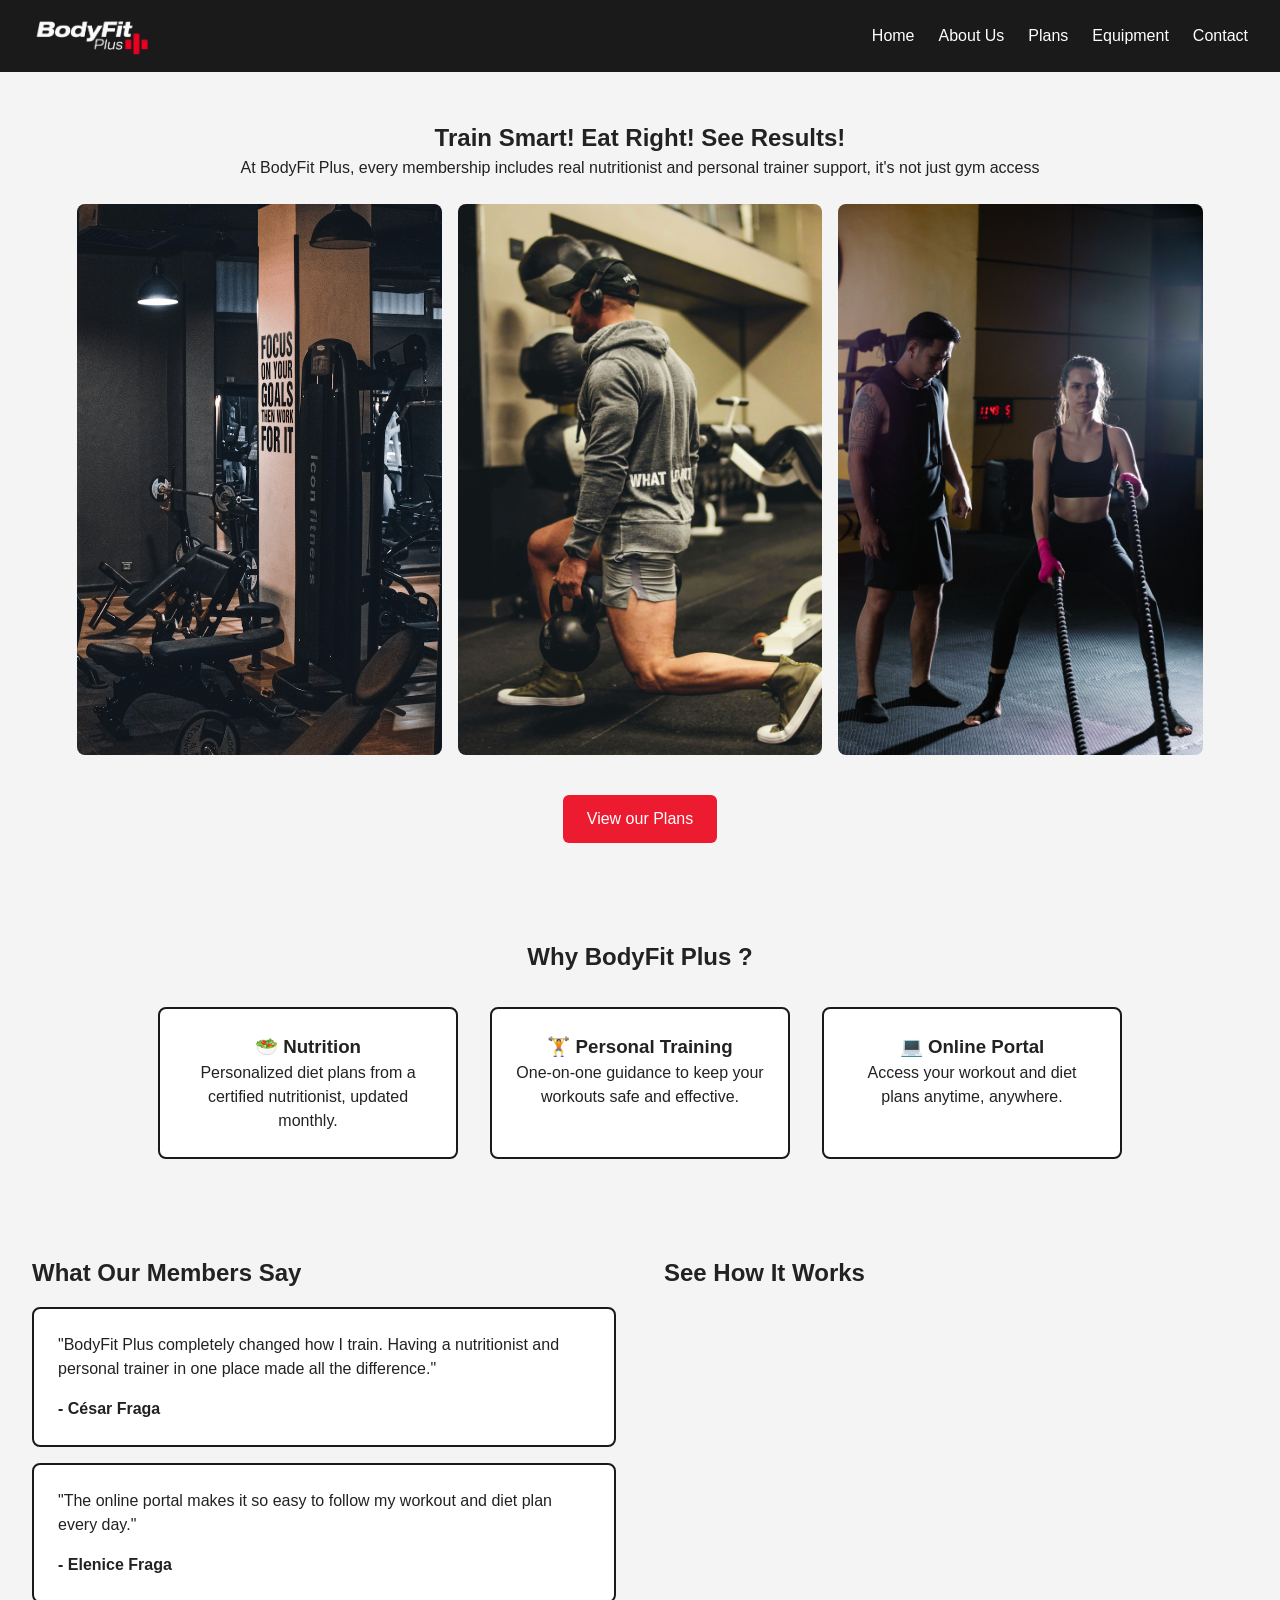
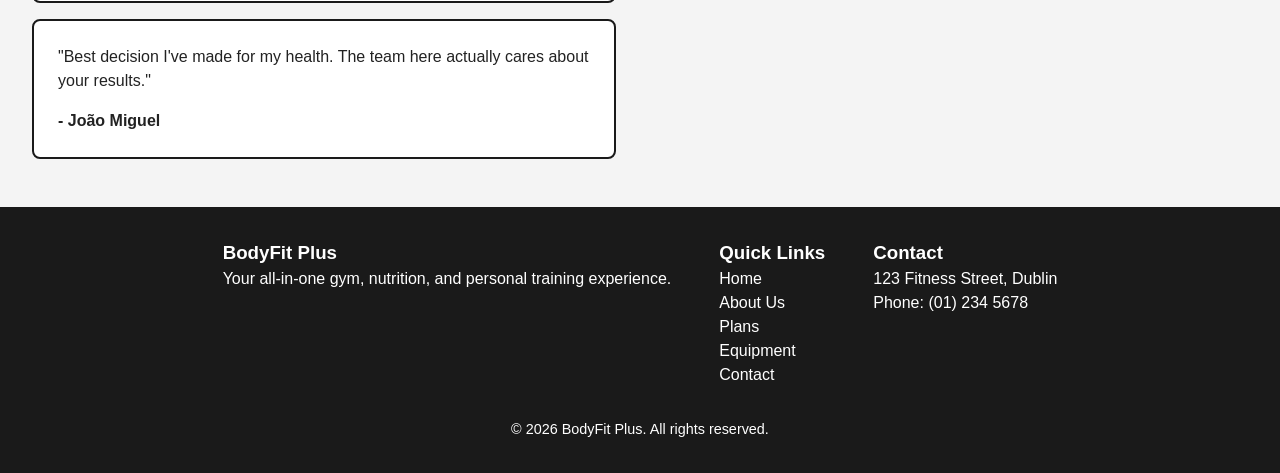
<file: index.html>
<!DOCTYPE html>
<html lang="en">
<head>
    <meta charset="UTF-8">
    <meta name="viewport" content="width=device-width, initial-scale=1.0">
    <title>BodyFit Plus - Home</title>
    <link rel="stylesheet" href="css/styles.css">
</head>
<body>
    <!-- Header: logo + main navigation, repeated identically on every page for consistency -->
    <header>
        <!-- Logo image is paired with a visually-hidden h1 (see .sr-only in CSS), so screen
             readers still announce the brand name even though only the logo is shown -->
        <div class="logo">
            <a href="index.html">
                <img src="logo.png" alt="BodyFit Plus logo">
                <h1 class="sr-only">BodyFit Plus</h1>
            </a>
        </div>
        <nav>
            <ul>
                <!-- aria-current="page" tells assistive tech which page is currently open;
                     it moves to a different link on each page -->
                <li><a href="index.html" aria-current="page">Home</a></li>
                <li><a href="about.html">About Us</a></li>
                <li><a href="plans.html">Plans</a></li>
                <li><a href="equipment.html">Equipment</a></li>
                <li><a href="contact.html">Contact</a></li>
            </ul>
        </nav>
    </header>
    <main>
    <!-- Hero section: the first thing visitors see - headline, photos, and a call-to-action
         button pointing straight to the Plans page -->
    <section class="hero">
        <h2>Train Smart! Eat Right! See Results!</h2>
        <p> At BodyFit Plus, every membership includes real nutritionist and personal trainer support, it's not just gym access </p>
        <div class="hero-images">
        <img src="hero.jpg" alt="Personal trainer guiding a client during a workout" class="hero-img">
        <img src="hero2.jpg" alt="Nutritionist reviewing a meal plan with a client" class="hero-img">
        <img src="hero3.jpg" alt="Interior view of the BodyFit Plus gym" class="hero-img">
        </div>
        <a href="plans.html" class="cta-button">View our Plans</a>
    </section>
 <!-- Features section: highlights the 3 key differentiators of the gym -->
 <section class="features">
    <h2>Why BodyFit Plus ?</h2>
    <div class="feature-list">
        <div class="feature">
            <h3>🥗 Nutrition</h3>
            <p>Personalized diet plans from a certified nutritionist, updated monthly.</p>
        </div>
        <div class="feature">
            <h3>🏋️ Personal Training</h3>
            <p>One-on-one guidance to keep your workouts safe and effective.</p>
        </div>
        <div class="feature">
            <h3>💻 Online Portal</h3>
            <p>Access your workout and diet plans anytime, anywhere.</p>
        </div>
    </div>
</section>

<!-- Highlights section: testimonials and the demo video shown as two side-by-side columns
     (each column is stretched to the same height using CSS flexbox, see .highlights in styles.css) -->
<section class="highlights">
    <div class="testimonials">
        <h2>What Our Members Say</h2>
        <div class="testimonial-list">
            <div class="testimonial">
                <p>"BodyFit Plus completely changed how I train. Having a nutritionist and personal trainer in one place made all the difference."</p>
                <span>- César Fraga</span>
            </div>
            <div class="testimonial">
                <p>"The online portal makes it so easy to follow my workout and diet plan every day."</p>
                <span>- Elenice Fraga</span>
            </div>
            <div class="testimonial">
                <p>"Best decision I've made for my health. The team here actually cares about your results."</p>
                <span>- João Miguel</span>
            </div>
        </div>
    </div>
    <!-- Embedded YouTube video via iframe - adds a second type of media besides photos.
         An <iframe> embeds another web page (here, YouTube's video player) inside this one:
           - width/height: starting size in pixels (CSS later makes it stretch/resize)
           - src: the special "embed" link YouTube generates for a video (different
             from the normal watch link) - this is what actually loads the player
           - title: a short description read by screen readers, since the iframe's
             content itself isn't part of this page's HTML
           - allowfullscreen: lets the visitor expand the video to fullscreen -->
    <div class="video">
        <h2>See How It Works</h2>
        <iframe width="640" height="360"
            src="https://www.youtube.com/embed/CLHuC7IBVes?si=PlyBCm4Pg4WCwOnY"
            title="YouTube video player"
            frameborder="0"
            allowfullscreen>
        </iframe>
    </div>
</section>
</main>
<!-- Footer: repeated identically on every page - brand blurb, quick links, and contact info -->
<footer>
    <div class="footer-content">
        <div class="footer-column">
            <h3>BodyFit Plus</h3>
            <p>Your all-in-one gym, nutrition, and personal training experience.</p>
        </div>
        <div class="footer-column">
            <h3>Quick Links</h3>
            <ul>
                <li><a href="index.html">Home</a></li>
                <li><a href="about.html">About Us</a></li>
                <li><a href="plans.html">Plans</a></li>
                <li><a href="equipment.html">Equipment</a></li>
                <li><a href="contact.html">Contact</a></li>
            </ul>
        </div>
        <div class="footer-column">
            <h3>Contact</h3>
            <p>123 Fitness Street, Dublin</p>
            <p>Phone: (01) 234 5678</p>
        </div>
    </div>
    <p class="footer-bottom">&copy; 2026 BodyFit Plus. All rights reserved.</p>
</footer>
</body>
</html>
</file>
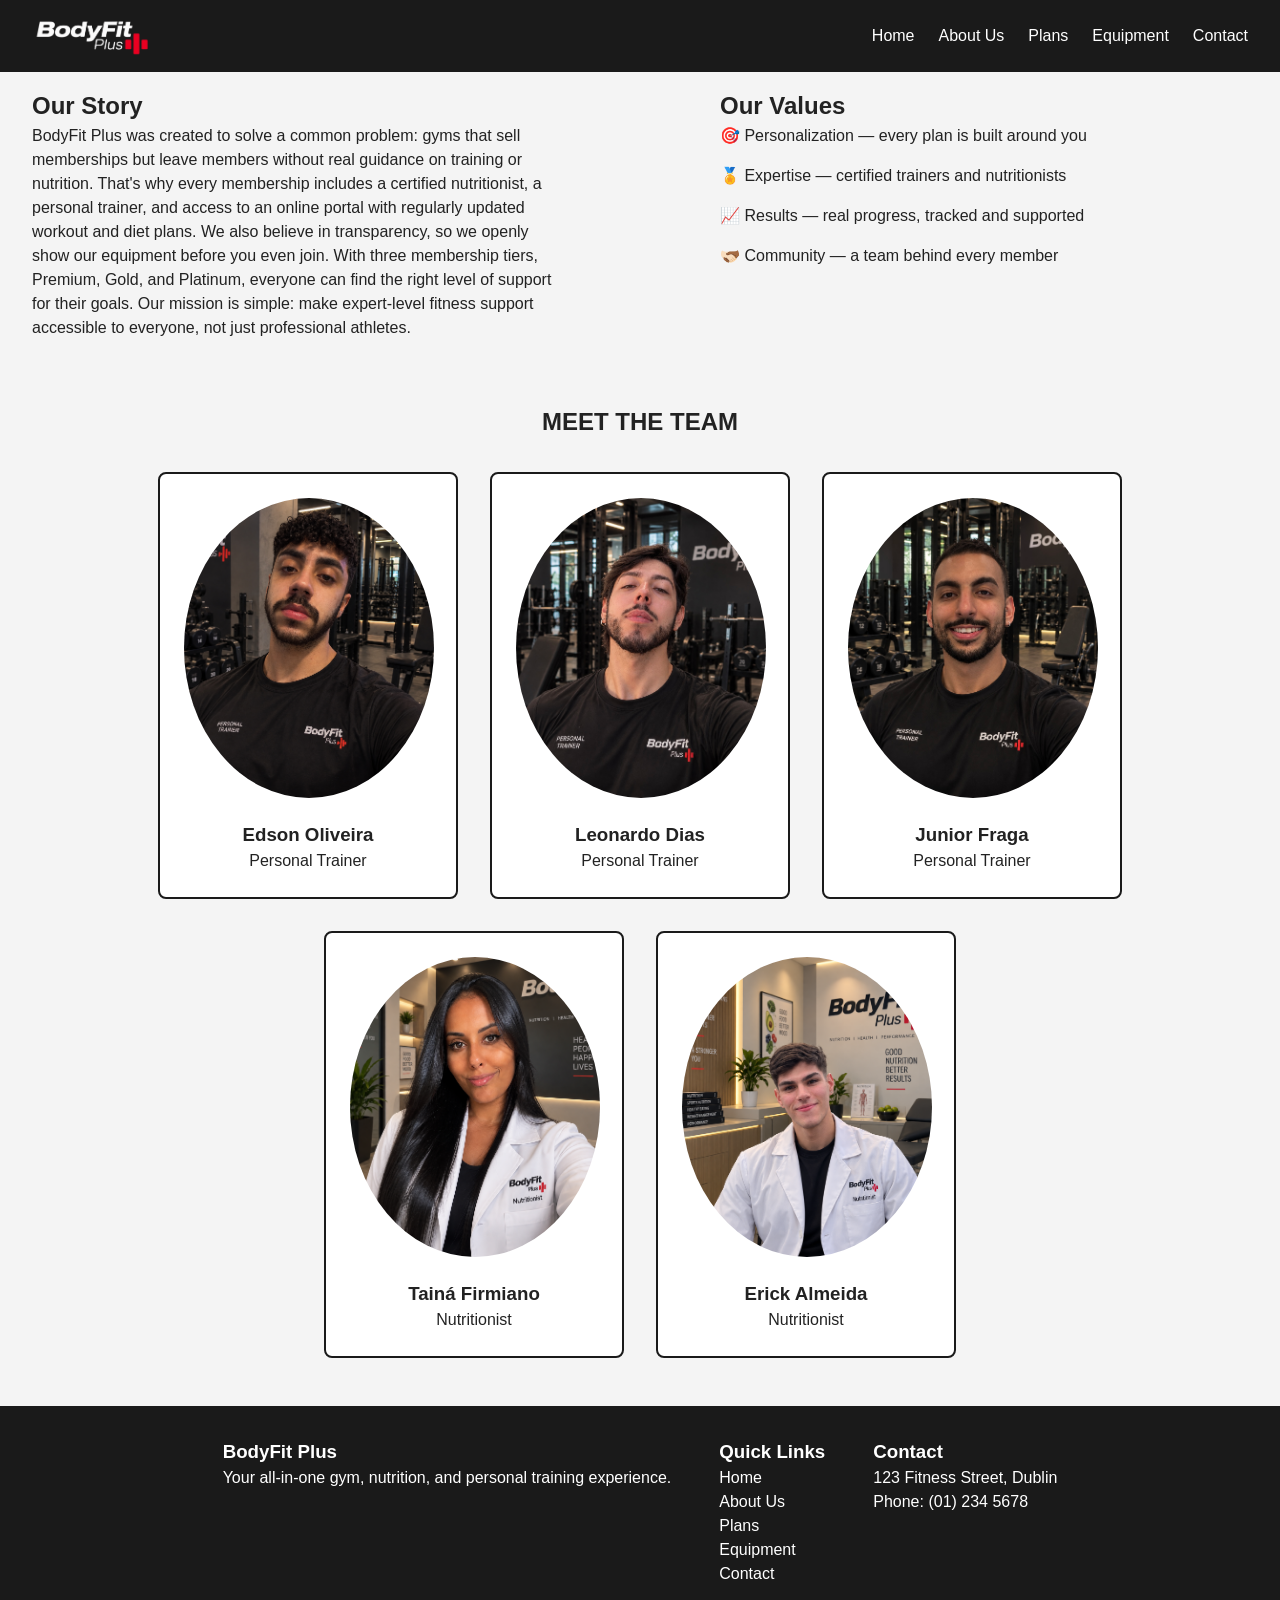
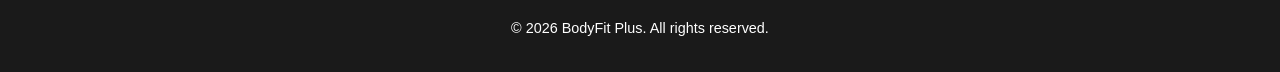
<file: about.html>
<!DOCTYPE html>
<html lang="en">
<head>
    <meta charset="UTF-8">
    <meta name="viewport" content="width=device-width, initial-scale=1.0">
    <title>BodyFit Plus - About Us</title>
    <link rel="stylesheet" href="css/styles.css">
</head>
<body>
    <!-- Header: logo + main navigation, repeated identically on every page for consistency -->
    <header>
        <!-- Logo image is paired with a visually-hidden h1 (see .sr-only in CSS), so screen
             readers still announce the brand name even though only the logo is shown -->
        <div class="logo">
            <a href="index.html">
                <img src="logo.png" alt="BodyFit Plus logo">
                <h1 class="sr-only">BodyFit Plus</h1>
            </a>
        </div>
        <nav>
            <ul>
                <li><a href="index.html">Home</a></li>
                <!-- aria-current="page" marks this as the page currently open -->
                <li><a href="about.html" aria-current="page">About Us</a></li>
                <li><a href="plans.html">Plans</a></li>
                <li><a href="equipment.html">Equipment</a></li>
                <li><a href="contact.html">Contact</a></li>
            </ul>
        </nav>
    </header>
    <main>
<!-- About intro: two columns side by side - the gym's story on the left,
     its core values on the right (see .about-intro in styles.css) -->
<section class="about-intro">
    <div class="about-text">
        <h2>Our Story</h2>
        <p>BodyFit Plus was created to solve a common problem: gyms that sell memberships but leave members without real guidance on training or nutrition. That's why every membership includes a certified nutritionist, a personal trainer, and access to an online portal with regularly updated workout and diet plans. We also believe in transparency, so we openly show our equipment before you even join. With three membership tiers, Premium, Gold, and Platinum, everyone can find the right level of support for their goals. Our mission is simple: make expert-level fitness support accessible to everyone, not just professional athletes.</p>
    </div>
    <div class="about-values">
        <h2>Our Values</h2>
        <ul>
            <li>🎯 Personalization — every plan is built around you</li>
            <li>🏅 Expertise — certified trainers and nutritionists</li>
            <li>📈 Results — real progress, tracked and supported</li>
            <li>🫱🏻‍🫲🏾 Community — a team behind every member</li>
        </ul>
    </div>
</section>

<!-- Meet the Team: a profile card (photo + name + role) for each trainer and nutritionist -->
<section class="team">
    <h2>MEET THE TEAM</h2>
    <div class="team-list">
        <div class="team-member">
            <img src="trainer1.jpg" alt="Photo of personal trainer Edson" class="team-img">
            <h3>Edson Oliveira</h3>
            <p>Personal Trainer</p>
        </div>
        <div class="team-member">
            <img src="trainer2.jpg" alt="Photo of personal trainer Leonardo" class="team-img">
            <h3>Leonardo Dias</h3>
            <p>Personal Trainer</p>
        </div>
        <div class="team-member">
            <img src="trainer3.jpg" alt="Photo of personal trainer Junior" class="team-img">
            <h3>Junior Fraga</h3>
            <p>Personal Trainer</p>
        </div>
        <div class="team-member">
            <img src="nutri1.jpg" alt="Photo of nutritionist Taina" class="team-img">
            <h3>Tainá Firmiano</h3>
            <p>Nutritionist</p>
        </div>
        <div class="team-member">
            <img src="nutri2.jpg" alt="Photo of nutritionist Erick" class="team-img">
            <h3>Erick Almeida</h3>
            <p>Nutritionist</p>
        </div>
    </div>
</section>
    </main>
    <!-- Footer: repeated identically on every page - brand blurb, quick links, and contact info -->
    <footer>
        <div class="footer-content">
            <div class="footer-column">
                <h3>BodyFit Plus</h3>
                <p>Your all-in-one gym, nutrition, and personal training experience.</p>
            </div>
            <div class="footer-column">
                <h3>Quick Links</h3>
                <ul>
                    <li><a href="index.html">Home</a></li>
                    <li><a href="about.html">About Us</a></li>
                    <li><a href="plans.html">Plans</a></li>
                    <li><a href="equipment.html">Equipment</a></li>
                    <li><a href="contact.html">Contact</a></li>
                </ul>
            </div>
            <div class="footer-column">
                <h3>Contact</h3>
                <p>123 Fitness Street, Dublin</p>
                <p>Phone: (01) 234 5678</p>
            </div>
        </div>
        <p class="footer-bottom">&copy; 2026 BodyFit Plus. All rights reserved.</p>
    </footer>
</body>
</html>
</file>
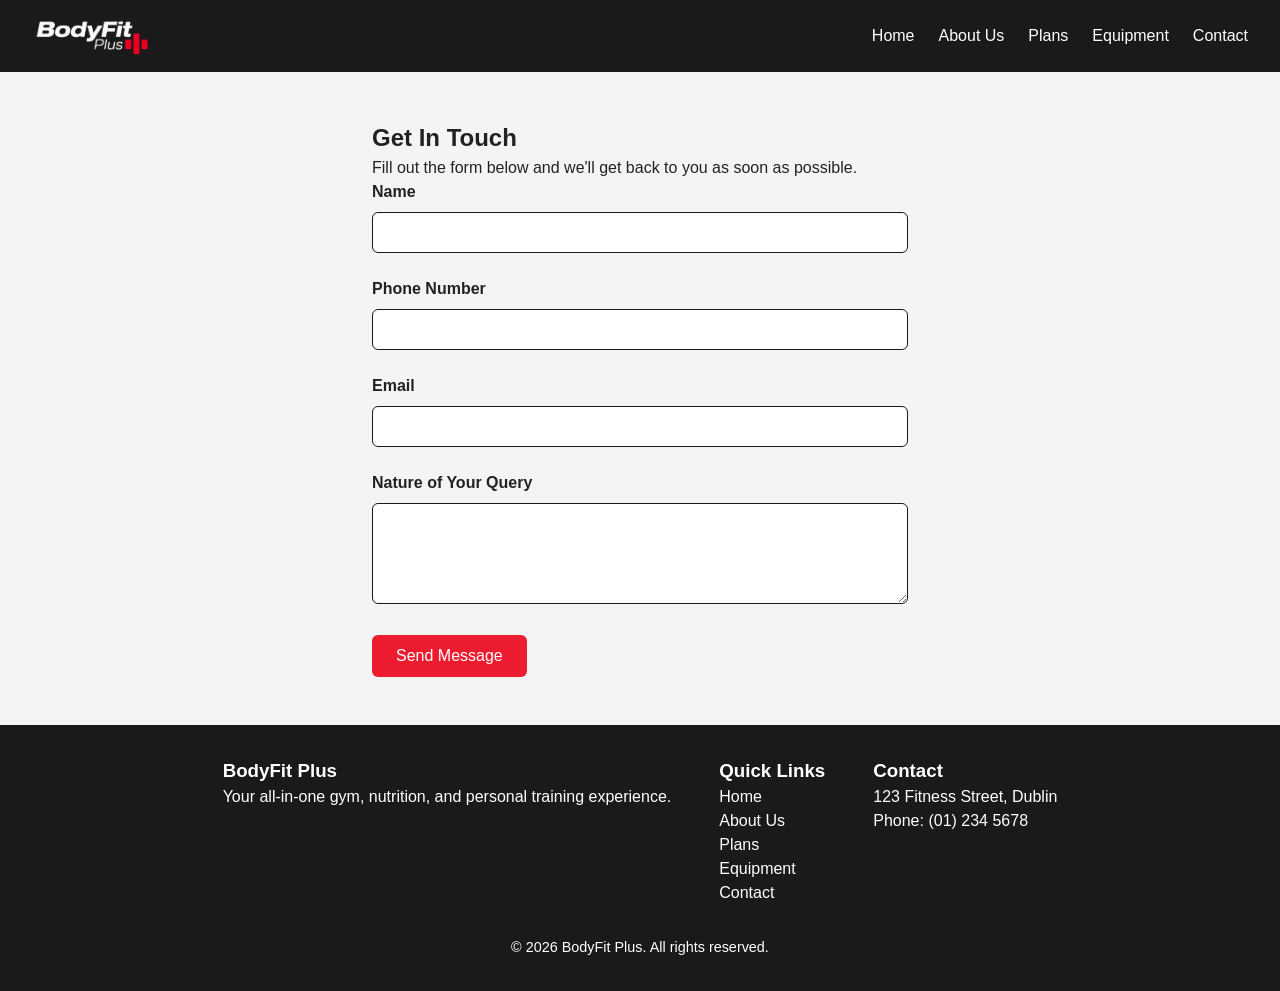
<file: contact.html>
<!DOCTYPE html>
<html lang="en">
<head>
    <meta charset="UTF-8">
    <meta name="viewport" content="width=device-width, initial-scale=1.0">
    <title>BodyFit Plus - Contact</title>
    <link rel="stylesheet" href="css/styles.css">
</head>
<body>
    <!-- Header: logo + main navigation, repeated identically on every page for consistency -->
    <header>
        <!-- Logo image is paired with a visually-hidden h1 (see .sr-only in CSS), so screen
             readers still announce the brand name even though only the logo is shown -->
        <div class="logo">
            <a href="index.html">
                <img src="logo.png" alt="BodyFit Plus logo">
                <h1 class="sr-only">BodyFit Plus</h1>
            </a>
        </div>
        <nav>
            <ul>
                <li><a href="index.html">Home</a></li>
                <li><a href="about.html">About Us</a></li>
                <li><a href="plans.html">Plans</a></li>
                <li><a href="equipment.html">Equipment</a></li>
                <!-- aria-current="page" marks this as the page currently open -->
                <li><a href="contact.html" aria-current="page">Contact</a></li>
            </ul>
        </nav>
    </header>
    <main>
        <!-- Contact form: validated entirely with JavaScript (js/script.js), not the browser's
             built-in validation - that's why novalidate is used below. Each field has an empty
             <span class="error-message"> next to it, which the JS fills in when a check fails -->
        <section class="contact-form-section">
    <h2>Get In Touch</h2>
    <p>Fill out the form below and we'll get back to you as soon as possible.</p>
    <!-- novalidate turns off the browser's own error popups, so our own JS is fully in control -->
    <form id="contact-form" novalidate>
        <!-- Each field follows the same pattern: a <label> describing it, the
             <input>/<textarea> itself, and an empty <span> that JavaScript fills
             with an error message if this specific field fails validation.
             label's "for" must exactly match the input's "id" below it - that
             link is what lets a screen reader announce "Name" when this field
             gets focus, and lets clicking the word "Name" focus the input too. -->
        <div class="form-group">
            <label for="name">Name</label>
            <!-- type="text" plus name="name" so the input has both an id (used by
                 the label and by JavaScript) and a name (the standard attribute
                 form fields are supposed to have) -->
            <input type="text" id="name" name="name">
            <span class="error-message" id="name-error"></span>
        </div>
        <div class="form-group">
            <label for="phone">Phone Number</label>
            <!-- type="text" (not type="number" or type="tel") because those would
                 let the browser add its own formatting/spinner controls - keeping
                 it plain text means OUR JavaScript regex is the only thing checking it -->
            <input type="text" id="phone" name="phone">
            <span class="error-message" id="phone-error"></span>
        </div>
        <div class="form-group">
            <label for="email">Email</label>
            <!-- type="email" gives mobile users an @ key on their keyboard, but the
                 real validation of this field still happens in JavaScript (see the
                 "email is required" check in js/script.js) -->
            <input type="email" id="email" name="email">
            <span class="error-message" id="email-error"></span>
        </div>
        <div class="form-group">
            <label for="message">Nature of Your Query</label>
            <!-- <textarea> instead of <input> because it allows multiple lines of
                 text; rows="5" sets its starting height to roughly 5 lines -->
            <textarea id="message" name="message" rows="5"></textarea>
            <span class="error-message" id="message-error"></span>
        </div>
        <!-- type="submit" is what makes clicking this button trigger the form's
             "submit" event that js/script.js is listening for -->
        <button type="submit">Send Message</button>
    </form>
</section>
    </main>
    <!-- Footer: repeated identically on every page - brand blurb, quick links, and contact info -->
    <footer>
        <div class="footer-content">
            <div class="footer-column">
                <h3>BodyFit Plus</h3>
                <p>Your all-in-one gym, nutrition, and personal training experience.</p>
            </div>
            <div class="footer-column">
                <h3>Quick Links</h3>
                <ul>
                    <li><a href="index.html">Home</a></li>
                    <li><a href="about.html">About Us</a></li>
                    <li><a href="plans.html">Plans</a></li>
                    <li><a href="equipment.html">Equipment</a></li>
                    <li><a href="contact.html">Contact</a></li>
                </ul>
            </div>
            <div class="footer-column">
                <h3>Contact</h3>
                <p>123 Fitness Street, Dublin</p>
                <p>Phone: (01) 234 5678</p>
            </div>
        </div>
        <p class="footer-bottom">&copy; 2026 BodyFit Plus. All rights reserved.</p>
    </footer>
    <!-- Loaded at the end of body so the form/inputs already exist in the page
         before this script tries to find them -->
    <script src="js/script.js"></script>
</body>
</html>
</file>
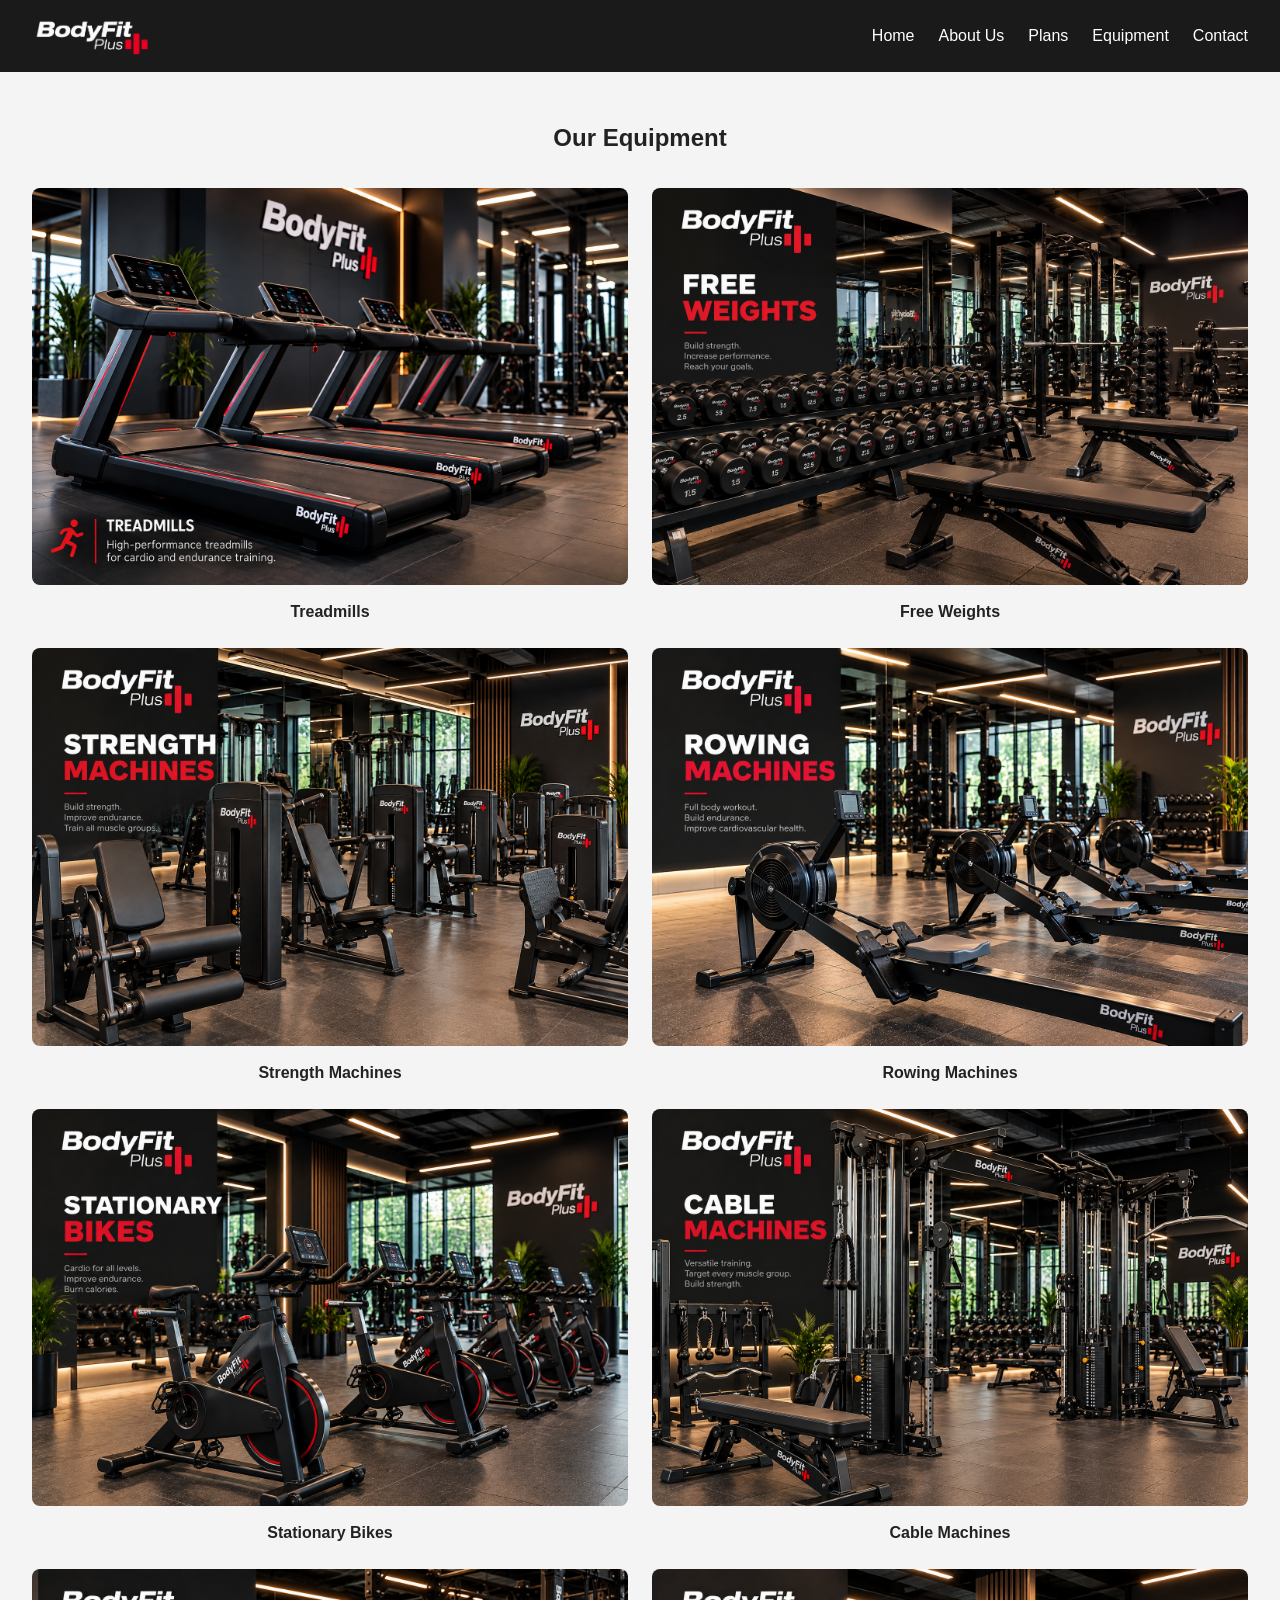
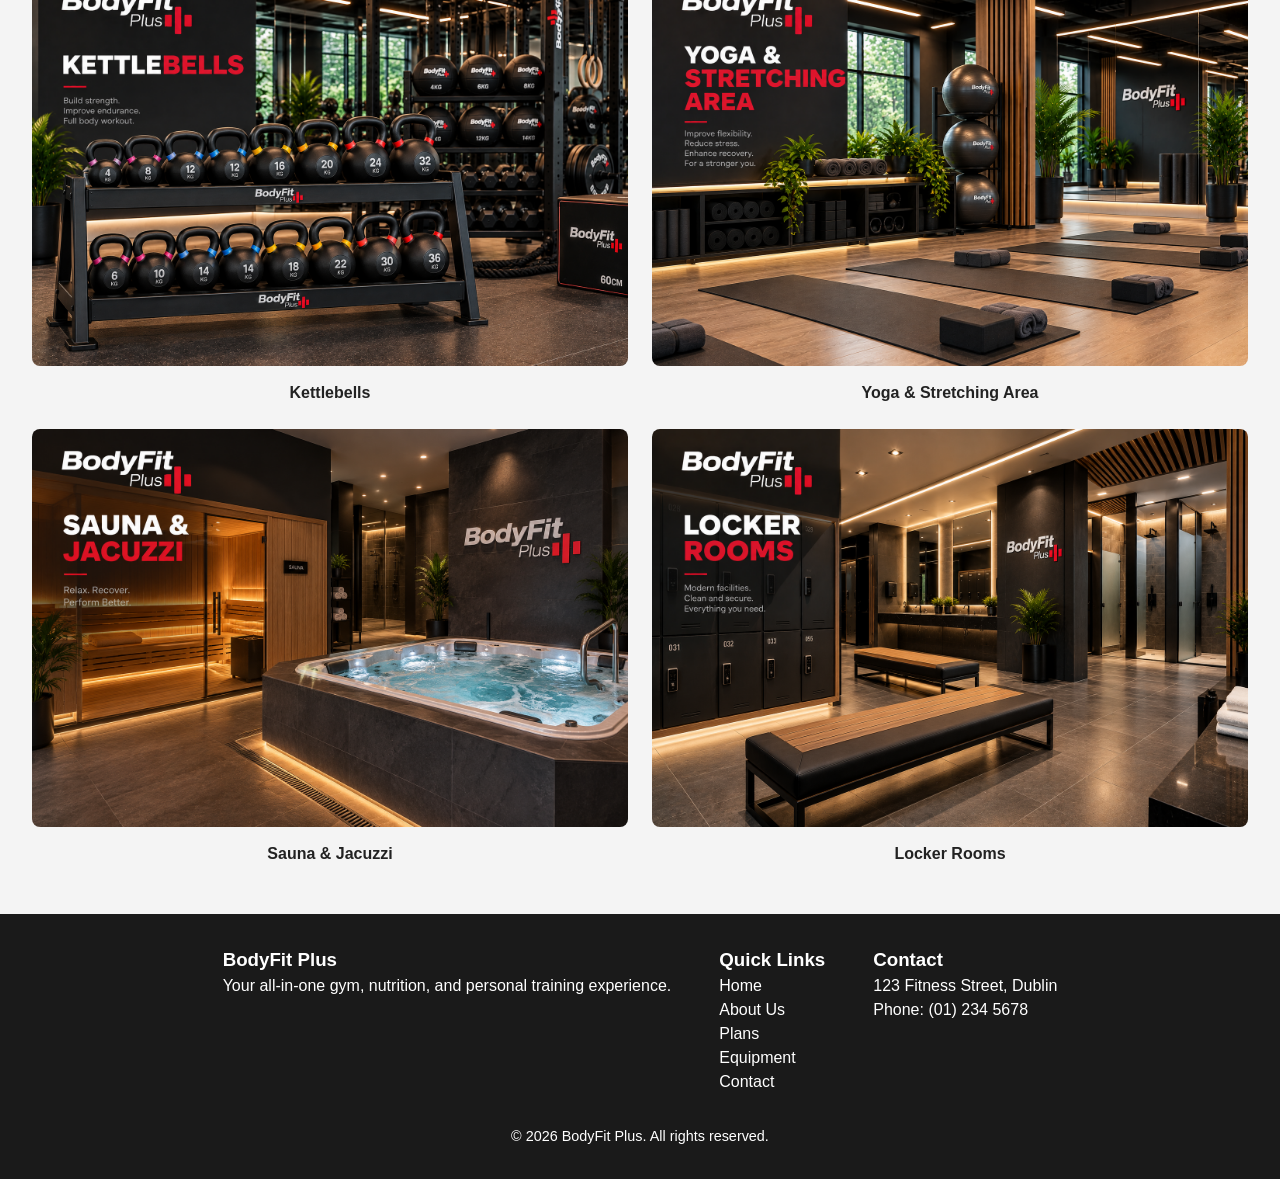
<file: equipment.html>
<!DOCTYPE html>
<html lang="en">
<head>
    <meta charset="UTF-8">
    <meta name="viewport" content="width=device-width, initial-scale=1.0">
    <title>BodyFit Plus - Equipment</title>
    <link rel="stylesheet" href="css/styles.css">
</head>
<body>
    <!-- Header: logo + main navigation, repeated identically on every page for consistency -->
    <header>
        <!-- Logo image is paired with a visually-hidden h1 (see .sr-only in CSS), so screen
             readers still announce the brand name even though only the logo is shown -->
        <div class="logo">
            <a href="index.html">
                <img src="logo.png" alt="BodyFit Plus logo">
                <h1 class="sr-only">BodyFit Plus</h1>
            </a>
        </div>
        <nav>
            <ul>
                <li><a href="index.html">Home</a></li>
                <li><a href="about.html">About Us</a></li>
                <li><a href="plans.html">Plans</a></li>
                <!-- aria-current="page" marks this as the page currently open -->
                <li><a href="equipment.html" aria-current="page">Equipment</a></li>
                <li><a href="contact.html">Contact</a></li>
            </ul>
        </nav>
    </header>
    <main>
        <!-- Equipment gallery: each <figure> pairs a photo with a <figcaption> naming it;
             laid out as a 2-column CSS Grid (see .gallery in styles.css) -->
        <section class="equipment-gallery">
    <h2>Our Equipment</h2>
    <div class="gallery">
        <!-- <figure> groups an image with its caption as one semantic unit - this is
             the correct tag for "a picture with a caption", unlike a plain <div>.
             <figcaption> is the caption itself, and is understood by screen readers
             as describing the image right above it inside the same <figure>. -->
        <figure>
            <img src="1treadmills.jpeg" alt="Row of treadmills in the cardio area">
            <figcaption>Treadmills</figcaption>
        </figure>
        <figure>
            <img src="2freeweights.jpeg" alt="Rack of free weights and dumbbells">
            <figcaption>Free Weights</figcaption>
        </figure>
        <figure>
            <img src="3strenght.jpeg" alt="Strength training machines">
            <figcaption>Strength Machines</figcaption>
        </figure>
        <figure>
            <img src="4rowing.jpeg" alt="Rowing machines">
            <figcaption>Rowing Machines</figcaption>
        </figure>
        <figure>
            <img src="5bikes.jpeg" alt="Stationary exercise bikes">
            <figcaption>Stationary Bikes</figcaption>
        </figure>
        <figure>
            <img src="6cablemachines.jpeg" alt="Cable machine for strength training">
            <figcaption>Cable Machines</figcaption>
        </figure>
        <figure>
            <img src="7kettle.jpeg" alt="Set of kettlebells">
            <figcaption>Kettlebells</figcaption>
        </figure>
        <figure>
            <img src="8yoga.jpeg" alt="Yoga and stretching area">
            <figcaption>Yoga & Stretching Area</figcaption>
        </figure>
        <figure>
            <img src="9sauna.jpeg" alt="Sauna and jacuzzi area">
            <figcaption>Sauna & Jacuzzi</figcaption>
        </figure>
        <figure>
            <img src="10locker.jpeg" alt="Locker room area">
            <figcaption>Locker Rooms</figcaption>
        </figure>
    </div>
</section>
    </main>
    <!-- Footer: repeated identically on every page - brand blurb, quick links, and contact info -->
    <footer>
        <div class="footer-content">
            <div class="footer-column">
                <h3>BodyFit Plus</h3>
                <p>Your all-in-one gym, nutrition, and personal training experience.</p>
            </div>
            <div class="footer-column">
                <h3>Quick Links</h3>
                <ul>
                    <li><a href="index.html">Home</a></li>
                    <li><a href="about.html">About Us</a></li>
                    <li><a href="plans.html">Plans</a></li>
                    <li><a href="equipment.html">Equipment</a></li>
                    <li><a href="contact.html">Contact</a></li>
                </ul>
            </div>
            <div class="footer-column">
                <h3>Contact</h3>
                <p>123 Fitness Street, Dublin</p>
                <p>Phone: (01) 234 5678</p>
            </div>
        </div>
        <p class="footer-bottom">&copy; 2026 BodyFit Plus. All rights reserved.</p>
    </footer>
</body>
</html>
</file>
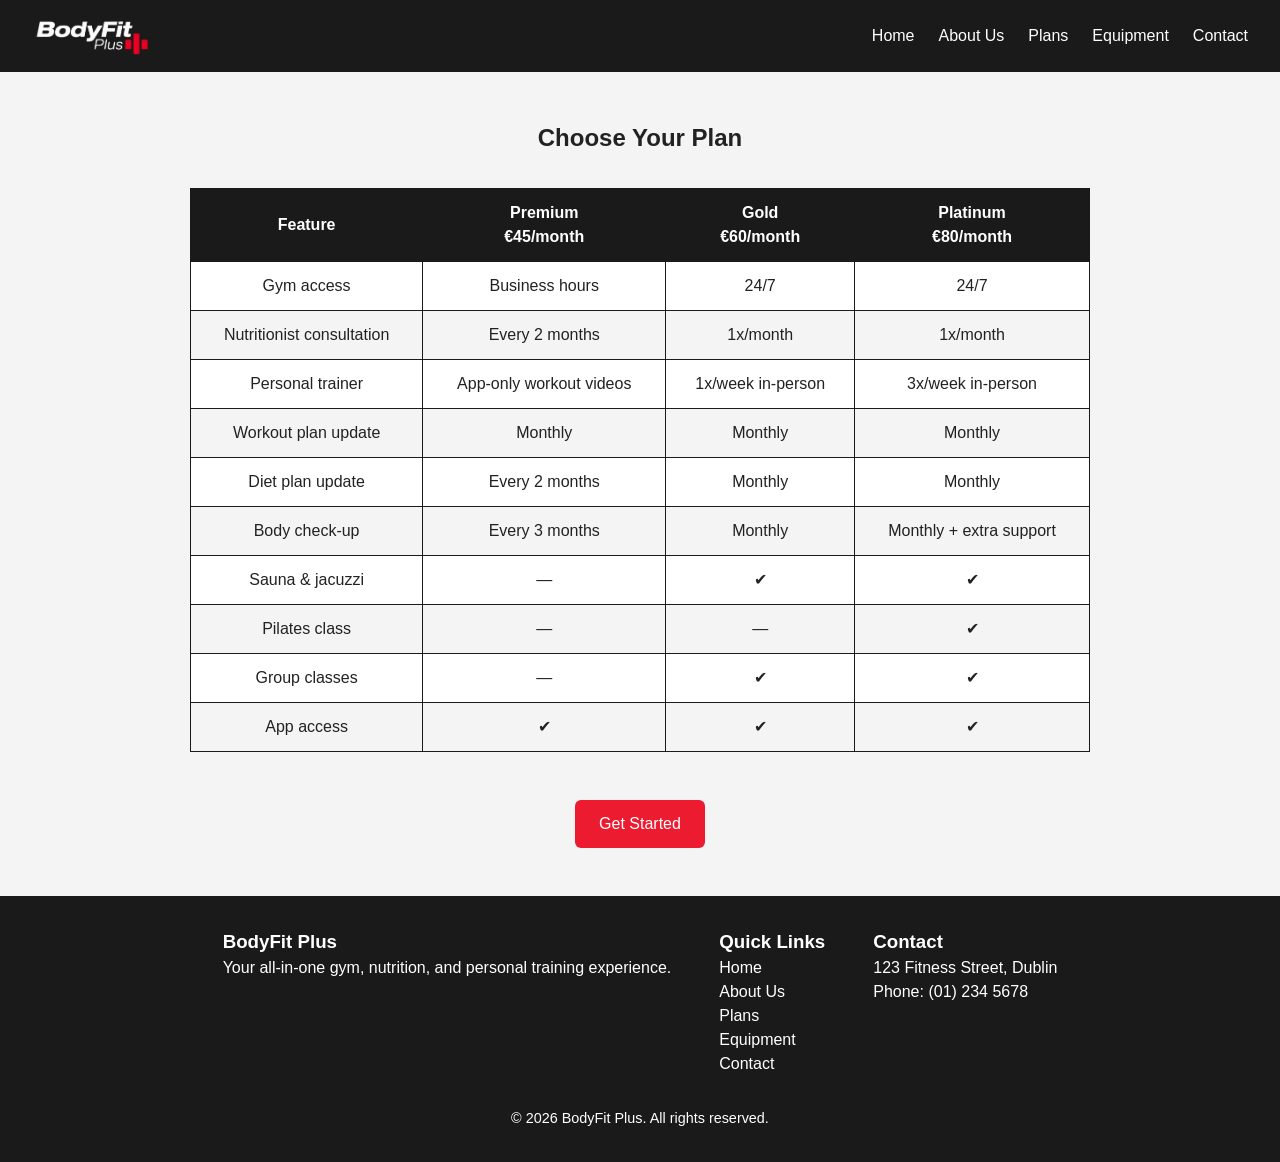
<file: plans.html>
<!DOCTYPE html>
<html lang="en">
<head>
    <meta charset="UTF-8">
    <meta name="viewport" content="width=device-width, initial-scale=1.0">
    <title>BodyFit Plus - Plans</title>
    <link rel="stylesheet" href="css/styles.css">
</head>
<body>
    <!-- Header: logo + main navigation, repeated identically on every page for consistency -->
    <header>
        <!-- Logo image is paired with a visually-hidden h1 (see .sr-only in CSS), so screen
             readers still announce the brand name even though only the logo is shown -->
        <div class="logo">
            <a href="index.html">
                <img src="logo.png" alt="BodyFit Plus logo">
                <h1 class="sr-only">BodyFit Plus</h1>
            </a>
        </div>
        <nav>
            <ul>
                <li><a href="index.html">Home</a></li>
                <li><a href="about.html">About Us</a></li>
                <!-- aria-current="page" marks this as the page currently open -->
                <li><a href="plans.html" aria-current="page">Plans</a></li>
                <li><a href="equipment.html">Equipment</a></li>
                <li><a href="contact.html">Contact</a></li>
            </ul>
        </nav>
    </header>
    <main>
        <!-- Membership comparison table: each row is a feature, each column is a plan
             (Premium/Gold/Platinum); thead holds the plan names + prices, tbody holds the data -->
        <section class="plans">
    <h2>Choose Your Plan</h2>
    <table>
        <!-- thead = the table's header row: the column titles (here, the plan
             names and prices). Browsers style <th> as bold/centered by default -->
        <thead>
            <tr>
                <th>Feature</th>
                <!-- <br> forces a line break inside this single cell, so the plan
                     name and its price sit on two separate lines instead of one -->
                <th>Premium<br>€45/month</th>
                <th>Gold<br>€60/month</th>
                <th>Platinum<br>€80/month</th>
            </tr>
        </thead>
        <!-- tbody = the table's body: every <tr> (row) here is one feature being
             compared, with a <td> (plain data cell) for the feature name and one
             more <td> per plan showing what that plan includes -->
        <tbody>
            <tr>
                <td>Gym access</td>
                <td>Business hours</td>
                <td>24/7</td>
                <td>24/7</td>
            </tr>
            <tr>
                <td>Nutritionist consultation</td>
                <td>Every 2 months</td>
                <td>1x/month</td>
                <td>1x/month</td>
            </tr>
            <tr>
                <td>Personal trainer</td>
                <td>App-only workout videos</td>
                <td>1x/week in-person</td>
                <td>3x/week in-person</td>
            </tr>
            <tr>
                <td>Workout plan update</td>
                <td>Monthly</td>
                <td>Monthly</td>
                <td>Monthly</td>
            </tr>
            <tr>
                <td>Diet plan update</td>
                <td>Every 2 months</td>
                <td>Monthly</td>
                <td>Monthly</td>
            </tr>
            <tr>
                <td>Body check-up</td>
                <td>Every 3 months</td>
                <td>Monthly</td>
                <td>Monthly + extra support</td>
            </tr>
            <tr>
                <td>Sauna &amp; jacuzzi</td>
                <td>—</td>
                <td>✔</td>
                <td>✔</td>
            </tr>
            <tr>
                <td>Pilates class</td>
                <td>—</td>
                <td>—</td>
                <td>✔</td>
            </tr>
            <tr>
                <td>Group classes</td>
                <td>—</td>
                <td>✔</td>
                <td>✔</td>
            </tr>
            <tr>
                <td>App access</td>
                <td>✔</td>
                <td>✔</td>
                <td>✔</td>
            </tr>
        </tbody>
    </table>
    <a href="contact.html" class="cta-button">Get Started</a>
</section>
    </main>
    <!-- Footer: repeated identically on every page - brand blurb, quick links, and contact info -->
    <footer>
        <div class="footer-content">
            <div class="footer-column">
                <h3>BodyFit Plus</h3>
                <p>Your all-in-one gym, nutrition, and personal training experience.</p>
            </div>
            <div class="footer-column">
                <h3>Quick Links</h3>
                <ul>
                    <li><a href="index.html">Home</a></li>
                    <li><a href="about.html">About Us</a></li>
                    <li><a href="plans.html">Plans</a></li>
                    <li><a href="equipment.html">Equipment</a></li>
                    <li><a href="contact.html">Contact</a></li>
                </ul>
            </div>
            <div class="footer-column">
                <h3>Contact</h3>
                <p>123 Fitness Street, Dublin</p>
                <p>Phone: (01) 234 5678</p>
            </div>
        </div>
        <p class="footer-bottom">&copy; 2026 BodyFit Plus. All rights reserved.</p>
    </footer>
</body>
</html>
</file>
<file: css/styles.css>
/* Reset: removes default browser spacing so every page starts from the same baseline */
* {
    margin: 0;    /* margin = invisible space OUTSIDE an element's border, pushing other elements away */
    padding: 0;   /* padding = invisible space INSIDE an element, between its border and its own content */
    box-sizing: border-box; /* padding/border no longer add to the element's set width */
}

/* Base styles + sticky footer: body stretches to fill the screen, main grows to
   push the footer to the bottom even on short pages */
body {
    font-family: Arial, sans-serif; /* font-family = which font the text uses; the 2nd name is a fallback */
    color: #222;                    /* color = the TEXT color (almost black here, not pure #000) */
    line-height: 1.5;                /* line-height = the height of each line of text, 1.5x the font size */
    background-color: var(--light-color);
    min-height: 100vh;          /* vh = % of the screen's visible height; 100vh = at least the full screen */
    display: flex;              /* flex = lay out this element's direct children in a single row or column */
    flex-direction: column;     /* column = stack header/main/footer top to bottom instead of side by side */
}

main {
    flex: 1; /* flex:1 = grow and fill any leftover vertical space, which pushes the footer to the bottom */
}

/* Brand colors stored as variables, so they only need to change in one place */
:root {
    --primary-color: #ED1B2F;
    --dark-color: #1a1a1a;
    --light-color: #f4f4f4;
}

/* Header: dark bar, logo on one side and nav on the other */
header {
    background-color: var(--dark-color);
    color: white;
    padding: 1rem 2rem;              /* two values = top/bottom then left/right (1rem = 16px, 2rem = 32px) */
    display: flex;
    justify-content: space-between;  /* space-between = push the first child left and the last child right */
    align-items: center;             /* align-items = line children up on the cross axis (here, vertically) */
}

.logo {
    display: flex;
    align-items: center;
    gap: 0.5rem; /* gap = fixed space BETWEEN flex children, without needing separate margins */
}

.logo a {
    display: flex;
    align-items: center;
    text-decoration: none; /* removes the underline a browser normally puts on links */
    color: inherit;        /* inherit = use the parent's text color instead of the default link blue */
}

.logo img {
    height: 40px;
    width: auto; /* auto = scale the width automatically so the logo keeps its real proportions */
}

/* Hides an element visually while screen readers can still read it */
.sr-only {
    position: absolute;       /* takes it out of the normal page flow, so it can't push other content */
    width: 1px;
    height: 1px;
    padding: 0;
    margin: -1px;              /* pulls the 1px box back in so it doesn't nudge nearby layout at all */
    overflow: hidden;          /* hides any part of the content that doesn't fit inside that 1x1px box */
    clip: rect(0, 0, 0, 0);    /* an older, extra-safe way to clip an element down to nothing visible */
    white-space: nowrap;       /* stops the text from wrapping onto a 2nd line and becoming tall enough to show */
    border: 0;
}

/* Nav menu: horizontal row instead of a bulleted list */
nav ul {
    list-style: none;  /* removes the default bullet point in front of each <li> */
    display: flex;
    gap: 1.5rem;        /* 1.5rem (24px) of space between each nav link */
}

nav a {
    color: white;
    text-decoration: none;
}

nav a:hover {
    color: var(--primary-color); /* :hover = applies only while the mouse is actually over the link */
}

/* Hero section (Home page banner) */
.hero {
    text-align: center; /* text-align = horizontal alignment of inline content (text, inline-block links...) */
    padding: 3rem 2rem;
}

.hero-images {
    display: flex;
    justify-content: center; /* center = keep the 3 images grouped in the middle instead of spread out */
    gap: 1rem;
    margin: 1.5rem 0;         /* two values = top/bottom, then left/right (0 here) */
}

.hero-img {
    max-width: 30%; /* each photo can be at most 30% of the row's width, so all 3 fit side by side */
    height: auto;
    border-radius: 8px; /* rounds all 4 corners by 8px */
}

/* Turns a link into a solid button */
.cta-button {
    display: inline-block; /* inline-block = sits in the text flow like a link, but accepts padding/width like a box */
    background-color: var(--primary-color);
    color: white;
    padding: 0.75rem 1.5rem;
    text-decoration: none;
    border-radius: 6px;
    margin-top: 1rem;
}

.cta-button:hover {
    color: var(--dark-color);
}

/* Features section ("Why BodyFit Plus") */
.features {
    text-align: center;
    padding: 3rem 2rem;
}

.feature-list {
    display: flex;
    justify-content: center;
    gap: 2rem;
    margin-top: 2rem;
}

/* Shared card style, reused for .feature, .testimonial and .team-member */
.feature {
    max-width: 300px;
    background-color: white;
    padding: 1.5rem;              /* same padding on all 4 sides, keeping text away from the border */
    border-radius: 8px;
    border: 2px solid var(--dark-color); /* border shorthand = thickness, then style, then color, in that order */
}

/* Highlights section: testimonials + video, two columns of equal height */
.highlights {
    display: flex;
    align-items: stretch; /* stretch = make both columns match the height of the taller one */
    gap: 3rem;
    padding: 3rem 2rem;
}

.testimonials {
    flex: 1; /* flex:1 on both this and .video below = split the row evenly, 50/50 */
}

.testimonial-list {
    display: flex;
    flex-direction: column; /* column = stack the 3 testimonial cards vertically, one under another */
    gap: 1rem;
    margin-top: 1rem;
}

.testimonial {
    background-color: white;
    padding: 1.5rem;
    border-radius: 8px;
    border: 2px solid var(--dark-color);
}

.testimonial span {
    display: block;       /* block = force this inline <span> onto its own new line */
    margin-top: 1rem;
    font-weight: bold;    /* font-weight = how thick/bold the text looks; "bold" = thicker than normal */
}

.video {
    flex: 1;
    display: flex;
    flex-direction: column;
}

.video iframe {
    flex: 1;       /* grows to fill the remaining height of its column */
    width: 100%;
    margin-top: 1rem;
}

/* Footer: same dark style as the header, repeated on every page */
footer {
    background-color: var(--dark-color);
    color: white;
    padding: 2rem;
}

.footer-content {
    display: flex;
    justify-content: center;
    gap: 3rem;
    flex-wrap: wrap; /* wrap = if the 3 columns don't fit in one row, move extra ones to a new line */
}

.footer-column ul {
    list-style: none;
}

.footer-column a {
    color: white;
    text-decoration: none;
}

.footer-column a:hover {
    color: var(--primary-color);
}

.footer-bottom {
    text-align: center;
    margin-top: 2rem;
    font-size: 0.9rem; /* 0.9rem = slightly smaller than the page's normal 1rem (16px) text */
}

/* About Us: Our Story + Our Values side by side */
.about-intro {
    display: flex;
    justify-content: center;
    align-items: flex-start; /* flex-start = align both columns to the top, instead of stretching/centering */
    gap: 10rem;
    padding: 1em 2rem; /* em is relative to THIS element's own font-size, unlike rem (relative to the root) */
    text-align: left; /* overrides the centered text used elsewhere, since a paragraph reads better left-aligned */
}

.about-text, .about-values {
    flex: 1;
}

.about-values ul {
    list-style: none;
}

.about-values li {
    margin-bottom: 1rem;
}

/* Meet the Team */
.team {
    text-align: center;
    padding: 3rem 2rem;
}

.team-list {
    display: flex;
    justify-content: center;
    flex-wrap: wrap;
    gap: 2rem;
    margin-top: 2rem;
}

.team-member {
    max-width: 300px;
    background-color: white;
    padding: 1.5rem;
    border-radius: 8px;
    border: 2px solid var(--dark-color);
}

/* object-fit crops the photo to fill the circle instead of stretching it */
.team-img {
    width: 250px;
    height: 300px;
    object-fit: cover;    /* cover = fill the whole box, cropping any extra, instead of squashing the photo */
    border-radius: 50%;   /* 50% on a square-ish box turns it into a perfect circle */
    margin-bottom: 1rem;
}

/* Plans page: pricing table */
.plans {
    text-align: center;
    padding: 3rem 2rem;
}

table {
    width: 100%;
    max-width: 900px;
    margin: 2rem auto; /* auto on left/right centers the table horizontally on the page */
    border-collapse: collapse; /* merges cell borders instead of doubling them */
}

th, td {
    border: 1px solid var(--dark-color);
    padding: 0.75rem;
    text-align: center;
}

thead {
    background-color: var(--dark-color);
    color: white;
}

/* Zebra stripes: alternating row colors make the table easier to read */
tbody tr:nth-child(even) {
    background-color: var(--light-color); /* nth-child(even) = every 2nd row (2nd, 4th, 6th...) */
}

tbody tr:nth-child(odd) {
    background-color: white; /* nth-child(odd) = every 1st row (1st, 3rd, 5th...) */
}

/* Equipment page: photo gallery */
.equipment-gallery {
    text-align: center;
    padding: 3rem 2rem;
}

/* CSS Grid with 2 equal columns; photos wrap into new rows automatically */
.gallery {
    display: grid;                         /* grid = arrange children in rows AND columns at once */
    grid-template-columns: repeat(2, 1fr);  /* 2 columns, each taking an equal (1fr) share of the width */
    gap: 1.5rem;                            /* space between every photo, in both directions at once */
    margin-top: 2rem;
}

figure img {
    width: 100%;
    height: auto;
    border-radius: 8px;
}

figcaption {
    margin-top: 0.5rem;
    font-weight: bold;
}

/* Contact page: validated form */
.contact-form-section {
    max-width: 600px;
    margin: 0 auto; /* centers the form and caps its width so lines of text don't stretch too wide */
    padding: 3rem 2rem;
}

.form-group {
    margin-bottom: 1.5rem; /* space below each label+input pair, separating it from the next field */
}

.form-group label {
    display: block; /* forces the label onto its own line, above the input, instead of sitting inline */
    margin-bottom: 0.5rem;
    font-weight: bold;
}

.form-group input,
.form-group textarea {
    width: 100%;
    padding: 0.75rem;
    border: 1px solid var(--dark-color);
    border-radius: 6px;
    font-family: inherit; /* without this, browsers give form fields a different default font */
}

/* Filled in by js/script.js when a field fails validation */
.error-message {
    display: block;
    color: red;
    font-size: 0.9rem;
    margin-top: 0.25rem;
}

form button {
    background-color: var(--primary-color);
    color: white;
    padding: 0.75rem 1.5rem;
    border: none;
    border-radius: 6px;
    cursor: pointer; /* changes the mouse icon to a hand, signalling the button is clickable */
    font-size: 1rem;
}

form button:hover {
    background-color: var(--dark-color);
}
</file>
